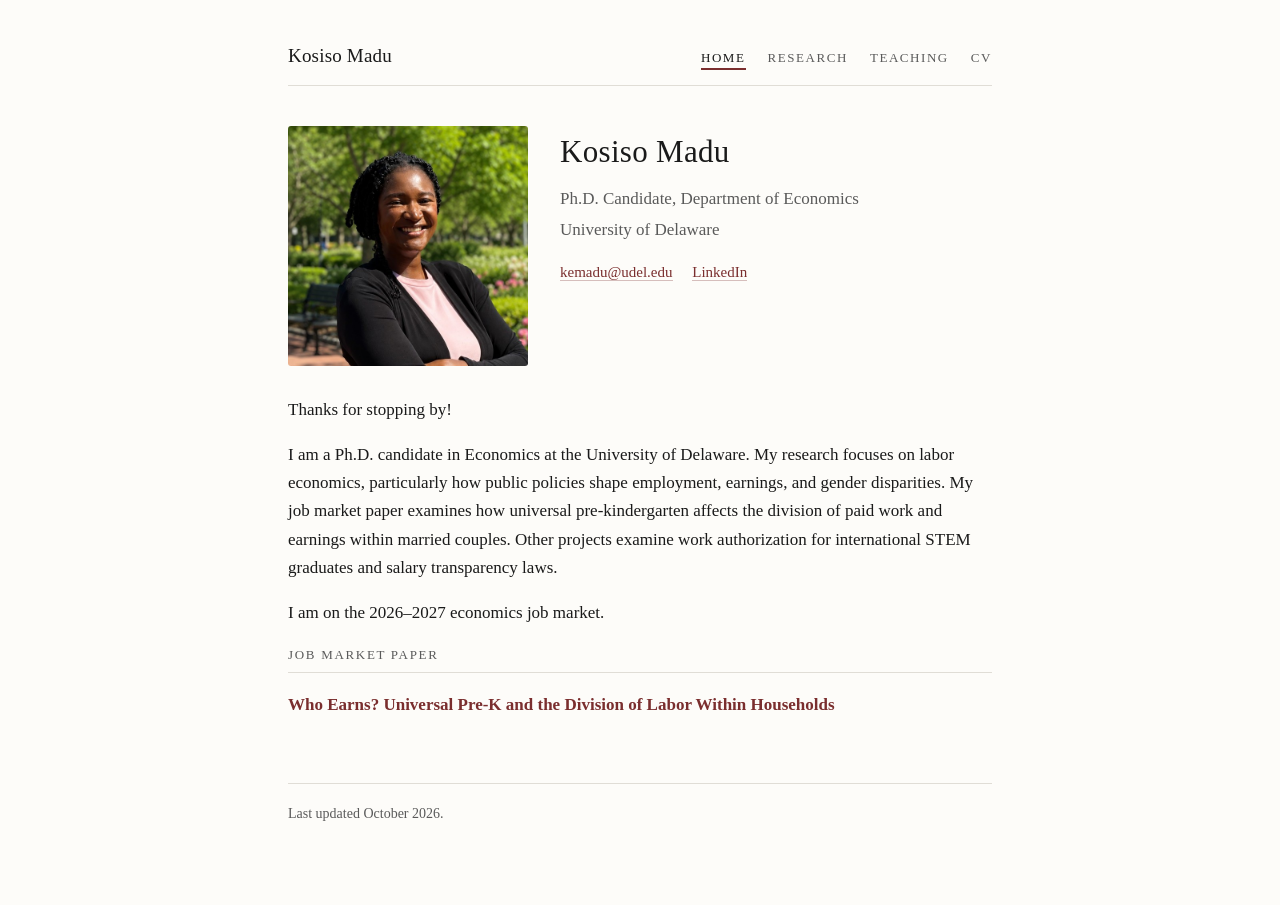
<file: index.html>
<!DOCTYPE html>
<html lang="en">
<head>
<meta charset="utf-8">
<meta name="viewport" content="width=device-width, initial-scale=1">
<title>Kosiso Madu</title>
<meta name="description" content="Kosiso Madu, PhD candidate in Economics at the University of Delaware. Labor economics, public policy, gender disparities.">
<link rel="stylesheet" href="style.css">
</head>
<body>
<div class="wrap">

<nav class="site-nav">
  <a class="brand" href="index.html">Kosiso Madu</a>
  <ul>
    <li><a class="active" href="index.html">Home</a></li>
    <li><a href="research.html">Research</a></li>
    <li><a href="teaching.html">Teaching</a></li>
    <li><a href="Madu_CV.pdf">CV</a></li>
  </ul>
</nav>

<section class="hero">
  <img src="headshot.jpg" alt="Kosiso Madu">
  <div>
    <h1>Kosiso Madu</h1>
    <p class="role">Ph.D. Candidate, Department of Economics</p>
    <p class="role">University of Delaware</p>
    <p class="contact">
      <a href="mailto:kemadu@udel.edu">kemadu@udel.edu</a>
      <a href="https://linkedin.com/in/kosiso-madu">LinkedIn</a>
    </p>
  </div>
</section>

<p>Thanks for stopping by!</p>

<p>
  I am a Ph.D. candidate in Economics at the University of Delaware. My
  research focuses on labor economics, particularly how public policies shape
  employment, earnings, and gender disparities. My job market paper examines
  how universal pre-kindergarten affects the division of paid work and
  earnings within married couples. Other projects examine work authorization
  for international STEM graduates and salary transparency laws.
</p>

<p>I am on the 2026&ndash;2027 economics job market.</p>

<h2>Job Market Paper</h2>
<div class="paper">
  <span class="title"><a href="Madu_JMP.pdf">Who Earns? Universal Pre-K and the Division of Labor Within Households</a></span>
</div>

<footer>Last updated October 2026.</footer>

</div>
</body>
</html>
</file>
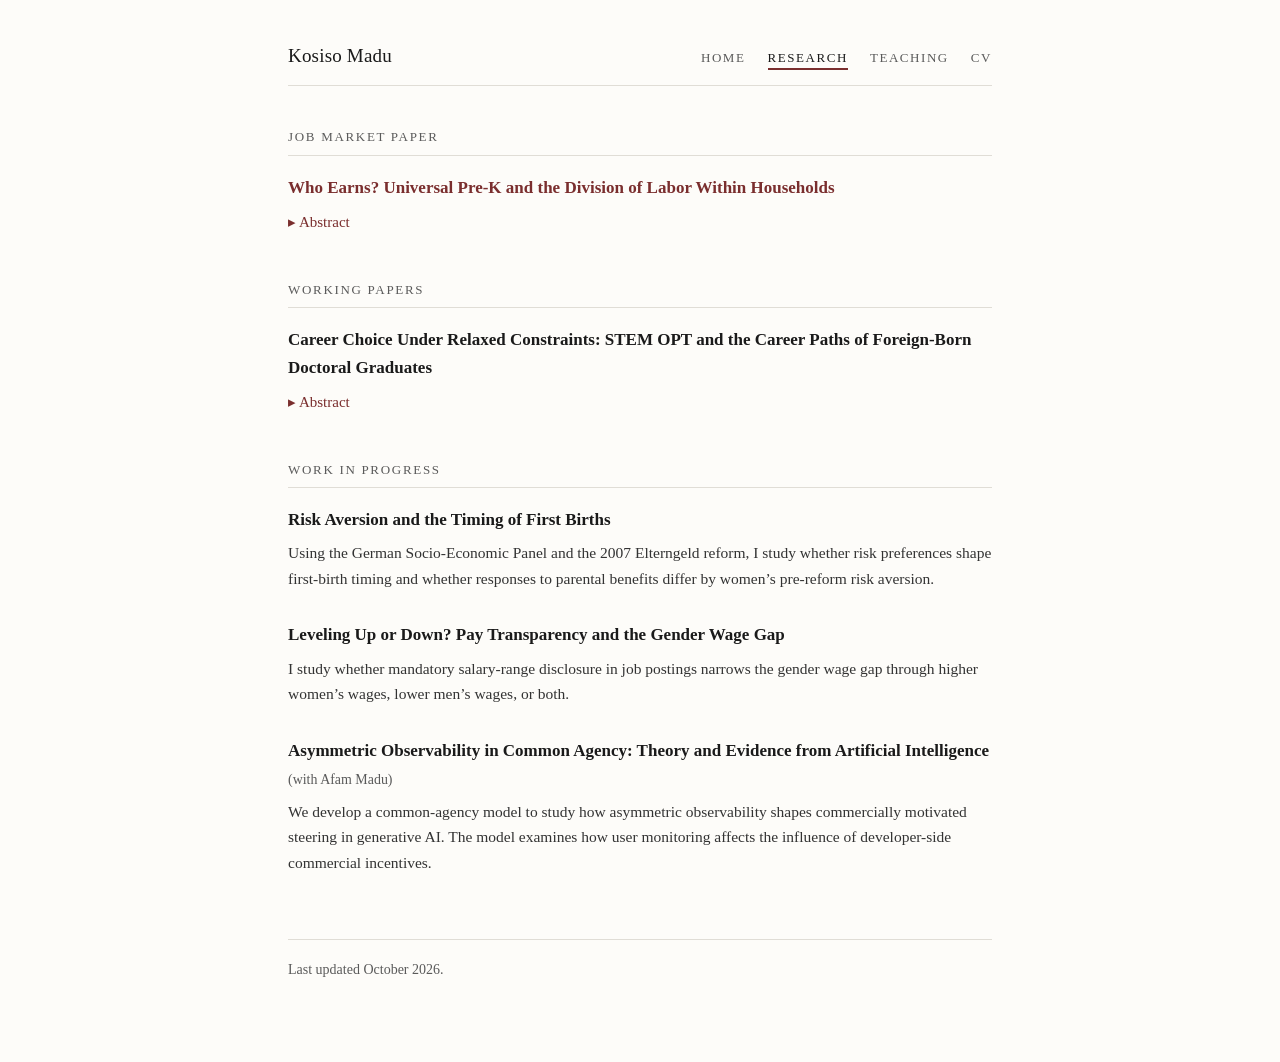
<file: research.html>
<!DOCTYPE html>
<html lang="en">
<head>
<meta charset="utf-8">
<meta name="viewport" content="width=device-width, initial-scale=1">
<title>Research | Kosiso Madu</title>
<link rel="stylesheet" href="style.css">
</head>
<body>
<div class="wrap">

<nav class="site-nav">
  <a class="brand" href="index.html">Kosiso Madu</a>
  <ul>
    <li><a href="index.html">Home</a></li>
    <li><a class="active" href="research.html">Research</a></li>
    <li><a href="teaching.html">Teaching</a></li>
    <li><a href="Madu_CV.pdf">CV</a></li>
  </ul>
</nav>

<h2>Job Market Paper</h2>
<div class="paper">
  <span class="title"><a href="Madu_JMP.pdf">Who Earns? Universal Pre-K and the Division of Labor Within Households</a></span>
  <details>
    <summary>Abstract</summary>
    <div class="abstract">Using a stacked triple-difference design across five U.S. jurisdictions, I examine how universal pre-kindergarten affects the division of market work and earnings within married couples. UPK increases wives&rsquo; share of couple earnings by 3.4 percentage points, alongside increases in wives&rsquo; labor-force participation and their share of couple market work. These findings show that the effects of childcare policy extend beyond maternal employment to the division of work and earnings within couples.</div>
  </details>
</div>

<h2>Working Papers</h2>
<div class="paper">
  <span class="title">Career Choice Under Relaxed Constraints: STEM OPT and the Career Paths of Foreign-Born Doctoral Graduates</span>
  <details>
    <summary>Abstract</summary>
    <div class="abstract">Using restricted-use Survey of Earned Doctorates data and a difference-in-differences design, I study how the 2008 STEM OPT extension affected employment commitments and initial sectoral placement. The extension increased the probability of a definite employment commitment at graduation by about 4&ndash;5 percentage points, with no detectable increase in industry employment. The evidence points instead to increased employment in academia.</div>
  </details>
</div>

<h2>Work in Progress</h2>
<div class="paper">
  <span class="title">Risk Aversion and the Timing of First Births</span>
  <p class="desc">Using the German Socio-Economic Panel and the 2007 Elterngeld reform, I study whether risk preferences shape first-birth timing and whether responses to parental benefits differ by women&rsquo;s pre-reform risk aversion.</p>
</div>
<div class="paper">
  <span class="title">Leveling Up or Down? Pay Transparency and the Gender Wage Gap</span>
  <p class="desc">I study whether mandatory salary-range disclosure in job postings narrows the gender wage gap through higher women&rsquo;s wages, lower men&rsquo;s wages, or both.</p>
</div>
<div class="paper">
  <span class="title">Asymmetric Observability in Common Agency: Theory and Evidence from Artificial Intelligence <span class="coauth">(with Afam Madu)</span></span>
  <p class="desc">We develop a common-agency model to study how asymmetric observability shapes commercially motivated steering in generative AI. The model examines how user monitoring affects the influence of developer-side commercial incentives.</p>
</div>

<footer>Last updated October 2026.</footer>

</div>
</body>
</html>
</file>
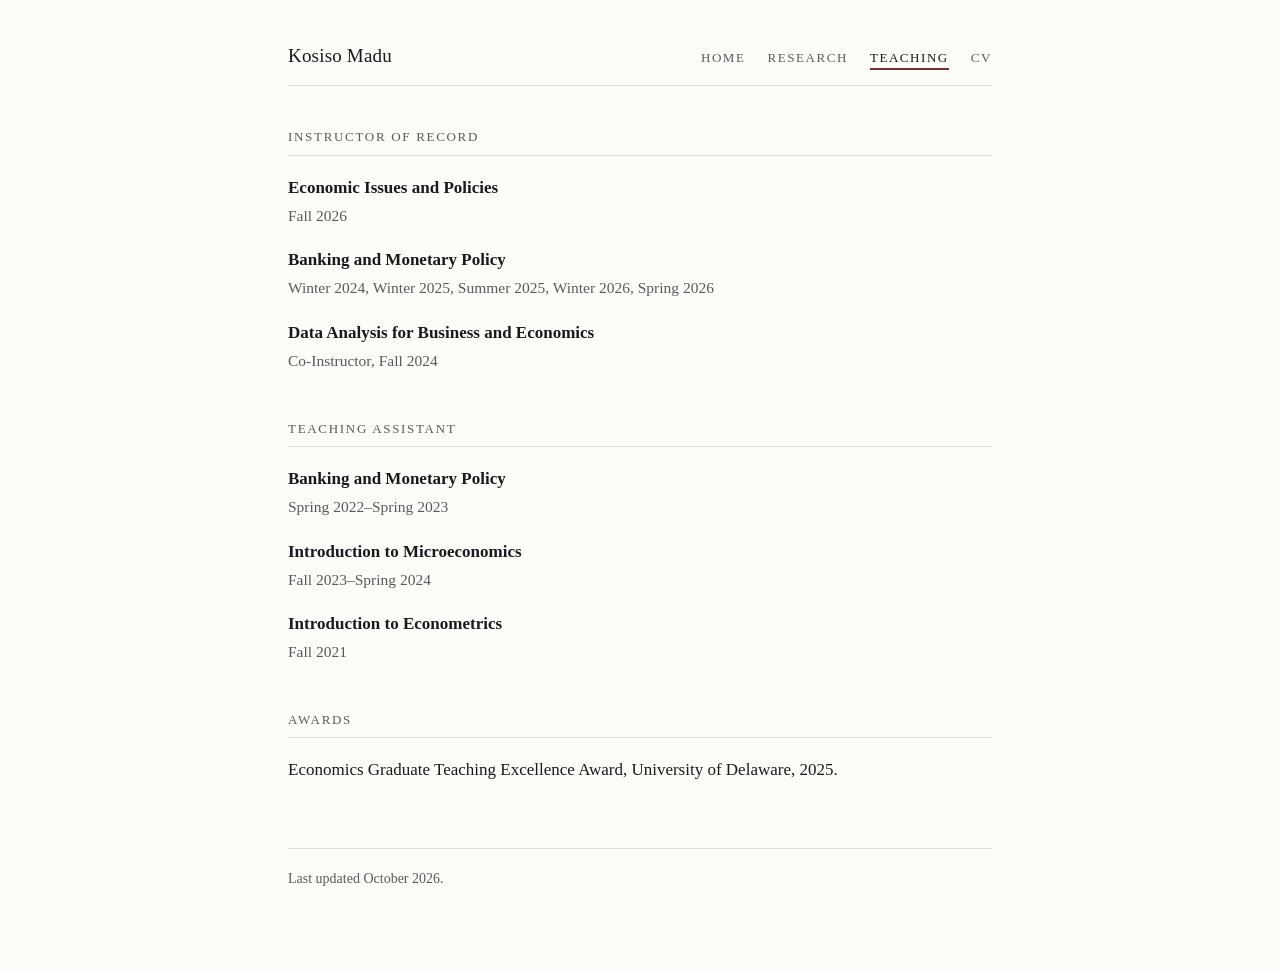
<file: teaching.html>
<!DOCTYPE html>
<html lang="en">
<head>
<meta charset="utf-8">
<meta name="viewport" content="width=device-width, initial-scale=1">
<title>Teaching | Kosiso Madu</title>
<link rel="stylesheet" href="style.css">
</head>
<body>
<div class="wrap">

<nav class="site-nav">
  <a class="brand" href="index.html">Kosiso Madu</a>
  <ul>
    <li><a href="index.html">Home</a></li>
    <li><a href="research.html">Research</a></li>
    <li><a class="active" href="teaching.html">Teaching</a></li>
    <li><a href="Madu_CV.pdf">CV</a></li>
  </ul>
</nav>

<h2>Instructor of Record</h2>
<dl class="teaching">
  <dt>Economic Issues and Policies</dt>
  <dd>Fall 2026</dd>

  <dt>Banking and Monetary Policy</dt>
  <dd>Winter 2024, Winter 2025, Summer 2025, Winter 2026, Spring 2026</dd>

  <dt>Data Analysis for Business and Economics</dt>
  <dd>Co-Instructor, Fall 2024</dd>
</dl>

<h2>Teaching Assistant</h2>
<dl class="teaching">
  <dt>Banking and Monetary Policy</dt>
  <dd>Spring 2022&ndash;Spring 2023</dd>

  <dt>Introduction to Microeconomics</dt>
  <dd>Fall 2023&ndash;Spring 2024</dd>

  <dt>Introduction to Econometrics</dt>
  <dd>Fall 2021</dd>
</dl>

<h2>Awards</h2>
<p>Economics Graduate Teaching Excellence Award, University of Delaware, 2025.</p>

<footer>Last updated October 2026.</footer>

</div>
</body>
</html>
</file>
<file: style.css>
:root {
  --ink: #1a1a1a;
  --muted: #5a5a5a;
  --rule: #e0ddd6;
  --link: #7a2e2e;
  --bg: #fdfcf9;
}
* { box-sizing: border-box; }
body {
  margin: 0;
  background: var(--bg);
  color: var(--ink);
  font-family: Georgia, "Times New Roman", serif;
  font-size: 17px;
  line-height: 1.65;
  -webkit-font-smoothing: antialiased;
}
.wrap { max-width: 760px; margin: 0 auto; padding: 40px 28px 80px; }
a { color: var(--link); text-decoration: none; border-bottom: 1px solid rgba(122,46,46,0.3); }
a:hover { border-bottom-color: var(--link); }

/* top nav */
.site-nav {
  display: flex; justify-content: space-between; align-items: baseline;
  flex-wrap: wrap; gap: 10px 24px;
  padding-bottom: 14px; margin-bottom: 40px;
  border-bottom: 1px solid var(--rule);
}
.site-nav .brand { font-size: 19px; color: var(--ink); border-bottom: none; letter-spacing: 0.01em; }
.site-nav ul { list-style: none; margin: 0; padding: 0; display: flex; gap: 22px; flex-wrap: wrap; }
.site-nav ul a {
  font-size: 13px; letter-spacing: 0.12em; text-transform: uppercase;
  color: var(--muted); border-bottom: 2px solid transparent; padding-bottom: 3px;
}
.site-nav ul a:hover { color: var(--link); }
.site-nav ul a.active { color: var(--ink); border-bottom-color: var(--link); }

h1 { font-size: 31px; font-weight: normal; letter-spacing: 0.01em; margin: 0 0 8px; }
h2.page { font-size: 28px; font-weight: normal; margin: 0 0 8px; }
h2 {
  font-size: 13px; font-weight: normal; letter-spacing: 0.13em; text-transform: uppercase;
  color: var(--muted); margin: 44px 0 18px; padding-bottom: 7px; border-bottom: 1px solid var(--rule);
}
h2:first-of-type { margin-top: 8px; }

/* home */
.hero { display: flex; gap: 32px; align-items: flex-start; margin-bottom: 30px; }
.hero img { width: 240px; height: 240px; object-fit: cover; border-radius: 3px; flex-shrink: 0; display: block; }
.role { color: var(--muted); margin: 0 0 2px; }
.contact { color: var(--muted); font-size: 15px; margin-top: 16px; }
.contact a { margin-right: 16px; }
.refs { display: grid; grid-template-columns: repeat(auto-fit, minmax(210px, 1fr)); gap: 14px 28px; font-size: 15.5px; }
.refs .n { font-weight: bold; display: block; }
.refs .a { color: var(--muted); display: block; font-size: 14.5px; }

/* research */
.paper { margin-bottom: 30px; }
.title { font-weight: bold; display: block; margin-bottom: 3px; }
.title a { border-bottom: none; }
.title a:hover { border-bottom: 1px solid var(--link); }
.meta { color: var(--muted); font-size: 15px; font-style: italic; margin: 2px 0 0; }
.abstract {
  font-size: 15.5px; color: #333; margin-top: 10px;
  padding-left: 18px; border-left: 2px solid var(--rule);
}
details > summary { cursor: pointer; color: var(--link); font-size: 15px; list-style: none; margin-top: 8px; }
details > summary::-webkit-details-marker { display: none; }
details > summary::before { content: "\25B8  "; }
details[open] > summary::before { content: "\25BE  "; }

/* teaching */
.teaching { margin: 0; }
.teaching dt { font-weight: bold; margin-top: 18px; }
.teaching dt:first-child { margin-top: 0; }
.teaching dd { margin: 1px 0 0; color: var(--muted); font-size: 15.5px; }

footer {
  margin-top: 64px; padding-top: 18px; border-top: 1px solid var(--rule);
  color: var(--muted); font-size: 14px;
}
@media (max-width: 600px) {
  .wrap { padding: 28px 20px 64px; }
  .hero { flex-direction: column; gap: 20px; }
  .hero img { width: 190px; height: 190px; }
  h1 { font-size: 26px; }
}

/* research descriptions + coauthors */
.desc { font-size: 15.5px; color: #333; margin: 6px 0 0; }
.coauth { font-weight: normal; font-size: 0.82em; color: var(--muted); white-space: nowrap; }
</file>
